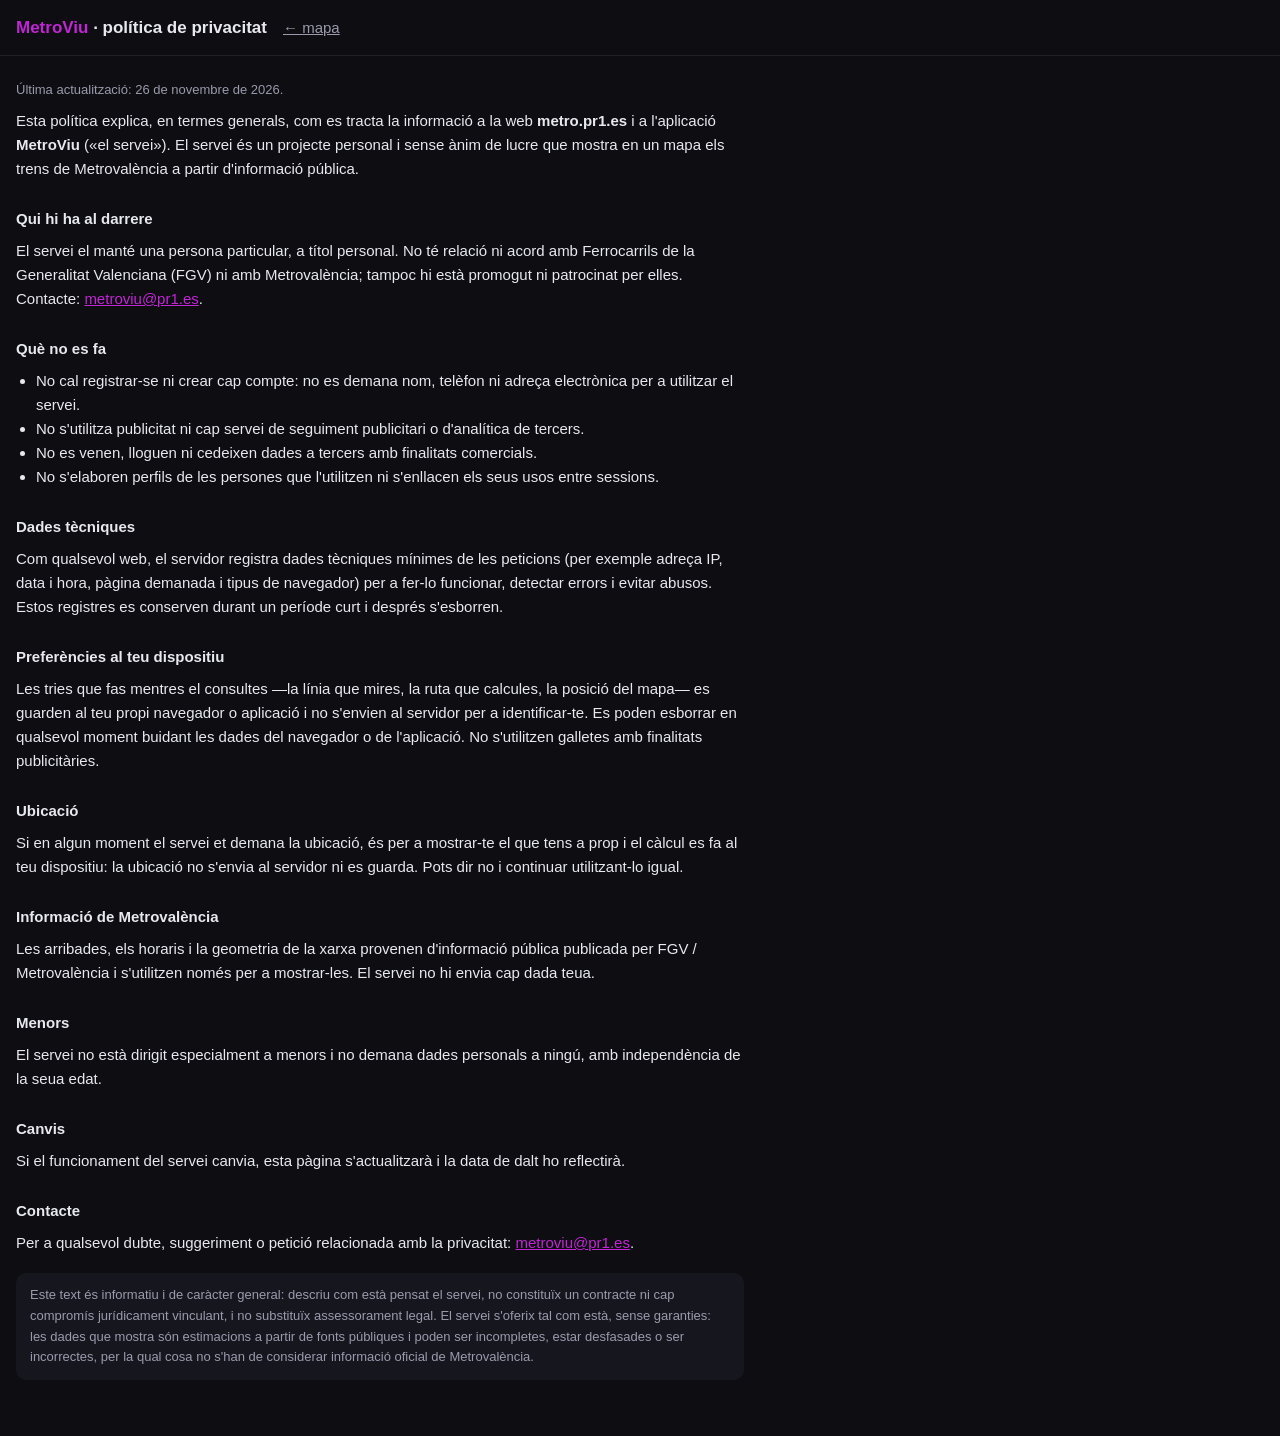
<file: web/privacitat.html>
<!doctype html>
<html lang="ca-ES-valencia">
<head>
  <meta charset="utf-8">
  <meta name="viewport" content="width=device-width, initial-scale=1">
  <title>MetroViu · política de privacitat</title>
  <meta name="description" content="Política de privacitat de MetroViu / Metro (metro.pr1.es): quines dades es tracten i quines no.">
  <style>
    :root { --bg:#0d0d12; --panel:#16161f; --txt:#e8e8ef; --muted:#9a9aac; --viol:#c026d3; }
    * { box-sizing:border-box; }
    body { margin:0; background:var(--bg); color:var(--txt);
           font-family:-apple-system,"Segoe UI",Roboto,sans-serif; font-size:15px; line-height:1.6; }
    header { padding:14px 16px; border-bottom:1px solid #ffffff14; display:flex; flex-wrap:wrap;
             gap:10px 16px; align-items:center; }
    h1 { font-size:17px; margin:0; } h1 b { color:var(--viol); }
    a { color:var(--viol); }
    header a { color:var(--muted); }
    main { padding:16px 16px 56px; max-width:760px; }
    h2 { font-size:15px; margin:26px 0 6px; }
    p, ul { margin:8px 0; }
    ul { padding-left:20px; }
    .data { color:var(--muted); font-size:13px; }
    .avis { background:var(--panel); border-radius:10px; padding:12px 14px; color:var(--muted);
            font-size:13px; margin:18px 0 0; }
  </style>
</head>
<body>
  <header>
    <h1><b>MetroViu</b> · política de privacitat</h1>
    <a href="./">← mapa</a>
  </header>
  <main>
    <p class="data">Última actualització: 26 de novembre de 2026.</p>

    <p>Esta política explica, en termes generals, com es tracta la informació a la web
      <b>metro.pr1.es</b> i a l'aplicació <b>MetroViu</b> («el servei»). El servei és un
      projecte personal i sense ànim de lucre que mostra en un mapa els trens de Metrovalència
      a partir d'informació pública.</p>

    <h2>Qui hi ha al darrere</h2>
    <p>El servei el manté una persona particular, a títol personal. No té relació ni acord
      amb Ferrocarrils de la Generalitat Valenciana (FGV) ni amb Metrovalència; tampoc hi està
      promogut ni patrocinat per elles. Contacte:
      <a href="mailto:metroviu@pr1.es">metroviu@pr1.es</a>.</p>

    <h2>Què no es fa</h2>
    <ul>
      <li>No cal registrar-se ni crear cap compte: no es demana nom, telèfon ni adreça
        electrònica per a utilitzar el servei.</li>
      <li>No s'utilitza publicitat ni cap servei de seguiment publicitari o d'analítica
        de tercers.</li>
      <li>No es venen, lloguen ni cedeixen dades a tercers amb finalitats comercials.</li>
      <li>No s'elaboren perfils de les persones que l'utilitzen ni s'enllacen els seus usos
        entre sessions.</li>
    </ul>

    <h2>Dades tècniques</h2>
    <p>Com qualsevol web, el servidor registra dades tècniques mínimes de les peticions
      (per exemple adreça IP, data i hora, pàgina demanada i tipus de navegador) per a
      fer-lo funcionar, detectar errors i evitar abusos. Estos registres es conserven
      durant un període curt i després s'esborren.</p>

    <h2>Preferències al teu dispositiu</h2>
    <p>Les tries que fas mentres el consultes —la línia que mires, la ruta que calcules, la
      posició del mapa— es guarden al teu propi navegador o aplicació i no s'envien al
      servidor per a identificar-te. Es poden esborrar en qualsevol moment buidant les dades
      del navegador o de l'aplicació. No s'utilitzen galletes amb finalitats publicitàries.</p>

    <h2>Ubicació</h2>
    <p>Si en algun moment el servei et demana la ubicació, és per a mostrar-te el que tens a
      prop i el càlcul es fa al teu dispositiu: la ubicació no s'envia al servidor ni es
      guarda. Pots dir no i continuar utilitzant-lo igual.</p>

    <h2>Informació de Metrovalència</h2>
    <p>Les arribades, els horaris i la geometria de la xarxa provenen d'informació pública
      publicada per FGV / Metrovalència i s'utilitzen només per a mostrar-les. El servei no
      hi envia cap dada teua.</p>

    <h2>Menors</h2>
    <p>El servei no està dirigit especialment a menors i no demana dades personals a ningú,
      amb independència de la seua edat.</p>

    <h2>Canvis</h2>
    <p>Si el funcionament del servei canvia, esta pàgina s'actualitzarà i la data de dalt
      ho reflectirà.</p>

    <h2>Contacte</h2>
    <p>Per a qualsevol dubte, suggeriment o petició relacionada amb la privacitat:
      <a href="mailto:metroviu@pr1.es">metroviu@pr1.es</a>.</p>

    <p class="avis">Este text és informatiu i de caràcter general: descriu com està pensat el
      servei, no constituïx un contracte ni cap compromís jurídicament vinculant, i no
      substituïx assessorament legal. El servei s'oferix tal com està, sense garanties:
      les dades que mostra són estimacions a partir de fonts públiques i poden ser
      incompletes, estar desfasades o ser incorrectes, per la qual cosa no s'han de
      considerar informació oficial de Metrovalència.</p>
  </main>
</body>
</html>
</file>
